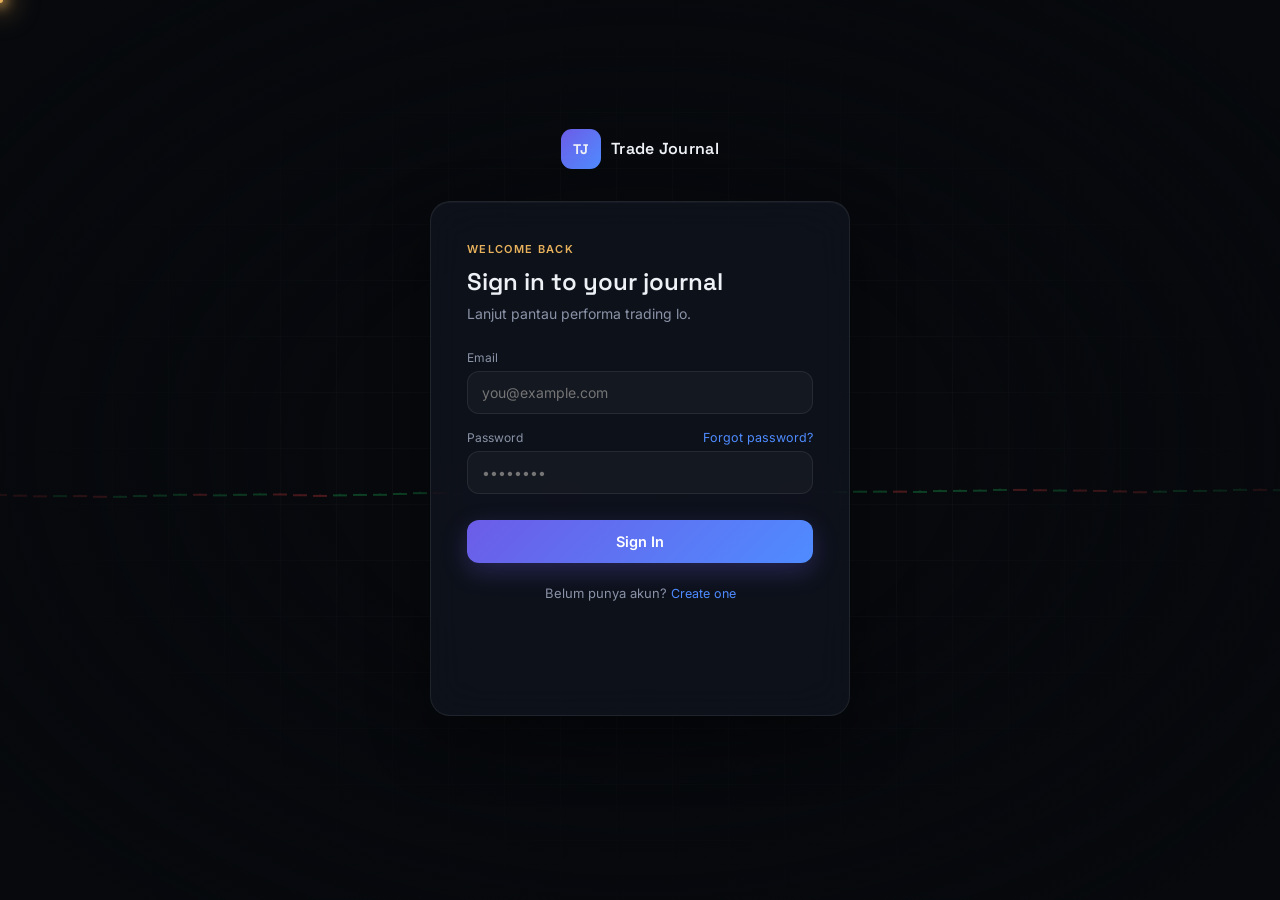
<file: tradejournal/frontend/index.html>
<!DOCTYPE html>
<html lang="id">
<head>
<meta charset="UTF-8">
<meta name="viewport" content="width=device-width, initial-scale=1.0">
<title>Trade Journal</title>
<script>
  document.documentElement.setAttribute("data-theme", localStorage.getItem("theme") || "dark");
</script>
<link rel="preconnect" href="https://fonts.googleapis.com">
<link href="https://fonts.googleapis.com/css2?family=Space+Grotesk:wght@600;700;800&family=Inter:wght@400;500;600&display=swap" rel="stylesheet">
<link rel="stylesheet" href="css/style.css?v=3">
</head>
<body>
<script>
  // Not authenticated → bounce to the dedicated auth page before dashboard paints.
  if (!localStorage.getItem("access_token")) { location.replace("auth.html"); }
</script>

<nav class="sidenav">
  <div class="brand">TJ</div>
  <a href="#" class="nav-item active" data-view="dashboard" title="Dashboard">
    <svg viewBox="0 0 24 24"><rect x="3" y="3" width="7" height="7" rx="1.5"/><rect x="14" y="3" width="7" height="7" rx="1.5"/><rect x="3" y="14" width="7" height="7" rx="1.5"/><rect x="14" y="14" width="7" height="7" rx="1.5"/></svg>
    <span class="nav-label">Dashboard</span>
  </a>
  <a href="#" class="nav-item" data-view="journal" title="Journal">
    <svg viewBox="0 0 24 24"><rect x="4" y="3" width="16" height="18" rx="2"/><line x1="8" y1="8" x2="16" y2="8"/><line x1="8" y1="12" x2="16" y2="12"/><line x1="8" y1="16" x2="12" y2="16"/></svg>
    <span class="nav-label">Journal</span>
  </a>
  <a href="#" class="nav-item" data-view="statistics" title="Statistics">
    <svg viewBox="0 0 24 24"><line x1="4" y1="20" x2="4" y2="10"/><line x1="12" y1="20" x2="12" y2="4"/><line x1="20" y1="20" x2="20" y2="14"/></svg>
    <span class="nav-label">Statistics</span>
  </a>
  <a href="#" class="nav-item" data-view="calendar" title="Calendar">
    <svg viewBox="0 0 24 24"><rect x="3" y="5" width="18" height="16" rx="2"/><line x1="3" y1="10" x2="21" y2="10"/><line x1="8" y1="3" x2="8" y2="7"/><line x1="16" y1="3" x2="16" y2="7"/></svg>
    <span class="nav-label">Calendar</span>
  </a>
</nav>

<main class="app">
  <header class="topbar">
    <h1 id="pageTitle">Trade Journal</h1>
    <div class="topbar-actions">
      <div class="period-select">
        <span id="periodLabel">This Month</span>
      </div>
      <button class="btn-ghost" id="syncAllBtn">Sync All</button>

      <div class="profile-menu" id="profileMenu">
        <button class="avatar" id="profileTrigger" aria-haspopup="true" aria-expanded="false" title="Profile"></button>
        <div class="profile-dropdown" id="profileDropdown" role="menu">
          <div class="profile-dropdown-header">
            <div class="avatar-lg"></div>
            <div>
              <div class="profile-name">Akun kamu</div>
              <div class="profile-sub">Trade Journal</div>
            </div>
          </div>
          <button class="dropdown-item" id="openExchangeModal">
            <svg viewBox="0 0 24 24"><path d="M4 17V7a2 2 0 0 1 2-2h8l6 6v6a2 2 0 0 1-2 2H6a2 2 0 0 1-2-2Z"/><path d="M14 5v6h6"/></svg>
            Connected Exchange
          </button>
          <button class="dropdown-item" data-soon="Subscription">
            <svg viewBox="0 0 24 24"><rect x="3" y="5" width="18" height="14" rx="2"/><line x1="3" y1="10" x2="21" y2="10"/></svg>
            Subscription
          </button>
          <button class="dropdown-item" data-soon="Language">
            <svg viewBox="0 0 24 24"><circle cx="12" cy="12" r="9"/><line x1="3" y1="12" x2="21" y2="12"/><path d="M12 3a14 14 0 0 1 0 18a14 14 0 0 1 0-18Z"/></svg>
            Language
          </button>
          <button class="dropdown-item" id="themeToggle">
            <svg id="themeIcon" viewBox="0 0 24 24"><path d="M20 14.5A8 8 0 1 1 9.5 4a6.5 6.5 0 0 0 10.5 10.5Z"/></svg>
            <span id="themeLabel">Switch to Light Mode</span>
          </button>
          <div class="dropdown-divider"></div>
          <button class="dropdown-item dropdown-item-danger" id="logoutBtn">
            <svg viewBox="0 0 24 24"><path d="M9 21H5a2 2 0 0 1-2-2V5a2 2 0 0 1 2-2h4"/><polyline points="16 17 21 12 16 7"/><line x1="21" y1="12" x2="9" y2="12"/></svg>
            Logout
          </button>
        </div>
      </div>
    </div>
  </header>

  <section id="view-dashboard" class="view active">
    <div class="summary-card">
      <div class="summary-item">
        <div class="summary-icon wallet"></div>
        <div class="summary-label">Balance</div>
        <div class="summary-value" id="statBalance">$0.00</div>
        <div class="summary-sub positive" id="statBalanceDelta"></div>
      </div>
      <div class="summary-item">
        <div class="summary-icon trend"></div>
        <div class="summary-label">Today's PnL</div>
        <div class="summary-value positive" id="statTodayPnl">$0.00</div>
        <div class="summary-sub positive" id="statTodayPnlPct"></div>
      </div>
      <div class="summary-item">
        <div class="summary-icon dollar"></div>
        <div class="summary-label">Total PnL</div>
        <div class="summary-value positive" id="statTotalPnl">$0.00</div>
        <div class="summary-sub positive" id="statTotalPnlPct"></div>
      </div>
    </div>

    <div class="perf-scroll" id="perfCards">
      <!-- populated by dashboard.js: Win Rate, Total Trades, Profit Factor, Avg RR, Expectancy -->
    </div>

    <div class="journal-header">
      <h2>Journal</h2>
      <div class="journal-actions">
        <input type="search" id="journalSearch" placeholder="Search pair...">
        <button class="btn-icon" id="filterBtn" title="Filter">⚙</button>
      </div>
    </div>

    <div class="journal-list" id="journalList">
      <!-- trade cards injected here -->
    </div>
  </section>

  <section id="view-journal" class="view">
    <div class="journal-header">
      <h2>Journal</h2>
      <div class="journal-actions">
        <input type="search" id="journalFullSearch" placeholder="Search pair...">
        <select id="journalFilterExchange">
          <option value="">All Exchanges</option>
          <option value="binance">Binance</option>
          <option value="bybit">Bybit</option>
          <option value="bitget">Bitget</option>
        </select>
        <select id="journalFilterStatus">
          <option value="">All Status</option>
          <option value="win">Win</option>
          <option value="loss">Loss</option>
          <option value="breakeven">Breakeven</option>
          <option value="running">Running</option>
        </select>
      </div>
    </div>
    <div class="journal-list" id="journalFullList"></div>
  </section>

  <section id="view-statistics" class="view">
    <div class="stats-section">
      <h3 class="stats-heading">Overview</h3>
      <div class="stats-grid" id="statsOverviewGrid"></div>
    </div>
    <div class="stats-section">
      <h3 class="stats-heading">Performance</h3>
      <div class="stats-grid-2" id="statsPerformanceGrid"></div>
    </div>
    <div class="stats-section">
      <h3 class="stats-heading">Risk</h3>
      <div class="stats-grid" id="statsRiskGrid"></div>
    </div>
    <div class="stats-section">
      <h3 class="stats-heading">Consistency</h3>
      <div class="stats-grid" id="statsConsistencyGrid"></div>
    </div>
    <div class="stats-section">
      <div class="stats-heading-row">
        <h3 class="stats-heading">History</h3>
        <div class="history-tabs" id="historyTabs">
          <button class="history-tab active" data-granularity="daily">Daily</button>
          <button class="history-tab" data-granularity="weekly">Weekly</button>
          <button class="history-tab" data-granularity="monthly">Monthly</button>
        </div>
      </div>
      <div class="history-bars" id="statsHistoryBars"></div>
    </div>
    <div class="stats-section">
      <h3 class="stats-heading">Notes</h3>
      <div class="notable-grid" id="statsNotableGrid"></div>
    </div>
    <div class="stats-section">
      <h3 class="stats-heading">By Trading Plan</h3>
      <div class="stats-grid-2" id="statsPlanGrid"></div>
    </div>
  </section>

  <section id="view-calendar" class="view">
    <div class="calendar-header">
      <button class="btn-icon" id="calPrevMonth">‹</button>
      <h2 id="calMonthLabel">—</h2>
      <button class="btn-icon" id="calNextMonth">›</button>
    </div>
    <div class="calendar-grid" id="calendarGrid"></div>
    <div class="journal-list" id="calendarDayTrades"></div>
  </section>
</main>

<template id="tradeCardTemplate">
  <article class="trade-card">
    <div class="trade-chart"></div>
    <div class="trade-main">
      <div class="trade-top">
        <span class="badge"></span>
        <span class="pair"></span>
      </div>
      <div class="trade-meta"></div>
      <div class="trade-prices">
        <div><span class="k">Entry</span><span class="entry"></span></div>
        <div><span class="k">Exit</span><span class="exit"></span></div>
        <div><span class="k">Open</span><span class="open"></span></div>
        <div><span class="k">Close</span><span class="close"></span></div>
      </div>
    </div>
    <div class="trade-result">
      <div class="pnl"></div>
      <div class="roi"></div>
      <span class="status-badge"></span>
    </div>
  </article>
</template>

<div class="modal-overlay" id="exchangeModalOverlay">
  <div class="modal">
    <div class="modal-header">
      <h2>Connected Exchange</h2>
      <button class="modal-close" id="exchangeModalClose" aria-label="Close">&times;</button>
    </div>

    <div class="exchange-list" id="exchangeList">
      <p class="placeholder">Loading...</p>
    </div>

    <div class="modal-divider"></div>

    <form id="exchangeForm">
      <h3 class="modal-subheading">Connect New Exchange</h3>
      <div class="field">
        <label for="exchangeSelect">Exchange</label>
        <select id="exchangeSelect">
          <option value="binance">Binance</option>
          <option value="bybit">Bybit</option>
          <option value="bitget">Bitget</option>
        </select>
      </div>
      <div class="field">
        <label for="exchangeLabel">Label</label>
        <input type="text" id="exchangeLabel" value="default" placeholder="default">
      </div>
      <div class="field">
        <label for="exchangeApiKey">API Key <span class="field-hint">(read-only key, not trade-enabled)</span></label>
        <input type="text" id="exchangeApiKey" autocomplete="off" required>
      </div>
      <div class="field">
        <label for="exchangeApiSecret">API Secret</label>
        <input type="password" id="exchangeApiSecret" autocomplete="off" required>
      </div>
      <div class="field" id="passphraseField" style="display:none;">
        <label for="exchangePassphrase">Passphrase <span class="field-hint">(Bitget only)</span></label>
        <input type="password" id="exchangePassphrase" autocomplete="off">
      </div>
      <button type="submit" class="btn-auth" id="exchangeConnectBtn">
        <span class="btn-label">Connect Exchange</span>
        <span class="btn-spinner"></span>
      </button>
      <p class="exchange-error" id="exchangeError"></p>
    </form>
  </div>
</div>

<div class="modal-overlay" id="tradeEditOverlay">
  <div class="modal">
    <div class="modal-header">
      <h2>Trade Detail</h2>
      <button class="modal-close" id="tradeEditClose" aria-label="Close">&times;</button>
    </div>

    <form id="tradeEditForm">
      <div class="field">
        <label for="tradePlanSelect">Trading Plan</label>
        <div class="plan-select-row">
          <select id="tradePlanSelect"><option value="">— No plan —</option></select>
          <button type="button" class="btn-small" id="newPlanBtn">+ New</button>
        </div>
      </div>
      <div class="field tp-sl-row">
        <div>
          <label for="tradePlannedTp">Planned TP</label>
          <input type="number" step="any" id="tradePlannedTp" placeholder="0.00">
        </div>
        <div>
          <label for="tradePlannedSl">Planned SL</label>
          <input type="number" step="any" id="tradePlannedSl" placeholder="0.00">
        </div>
      </div>
      <div class="field">
        <label for="tradeNoteInput">Note</label>
        <input type="text" id="tradeNoteInput" placeholder="Catatan trade ini...">
      </div>
      <button type="submit" class="btn-auth" id="tradeEditSaveBtn">
        <span class="btn-label">Save</span>
        <span class="btn-spinner"></span>
      </button>
      <p class="exchange-error" id="tradeEditError"></p>
    </form>
  </div>
</div>

<script src="js/dashboard.js?v=3"></script>
</body>
</html>
</file>
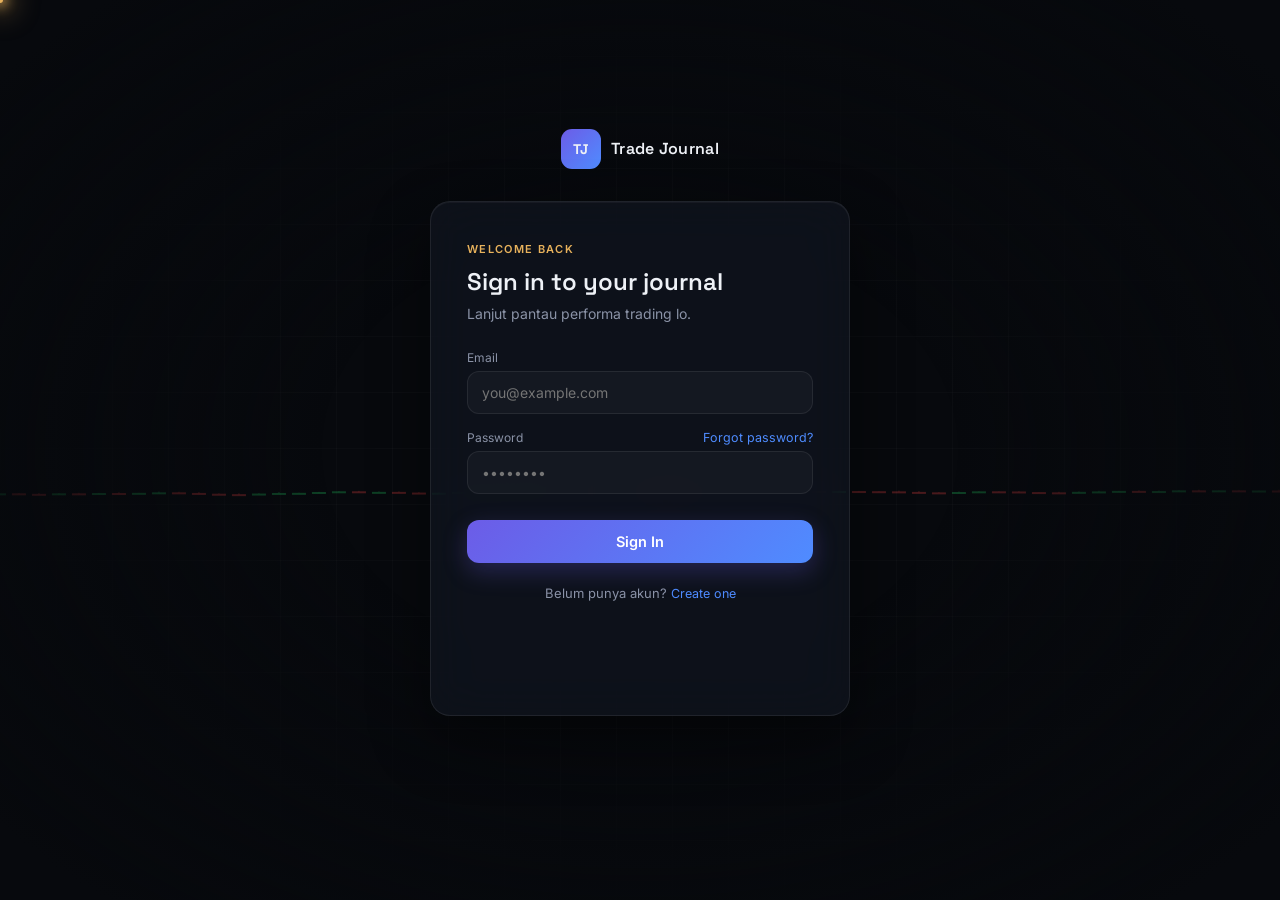
<file: tradejournal/frontend/auth.html>
<!doctype html>
<html lang="id">
  <head>
    <meta charset="UTF-8" />
    <meta name="viewport" content="width=device-width, initial-scale=1.0" />
    <title>Trade Journal — Sign in</title>
    <script>
      // Redirect before paint if already authenticated — no flash of the login screen.
      if (localStorage.getItem("access_token")) {
        location.replace("index.html");
      }
    </script>
    <link rel="preconnect" href="https://fonts.googleapis.com" />
    <link
      href="https://fonts.googleapis.com/css2?family=Space+Grotesk:wght@500;600;700&family=Inter:wght@400;500;600&display=swap"
      rel="stylesheet"
    />
    <link rel="stylesheet" href="css/auth.css" />
  </head>
  <body>
    <canvas id="candleCanvas"></canvas>
    <div class="grid-overlay"></div>
    <div class="vignette"></div>
    <div class="cursor-dot" id="cursorDot"></div>
    <div class="cursor-ring" id="cursorRing"></div>

    <main class="auth-wrapper">
      <div class="brand-mark">
        <span class="brand-glyph">TJ</span>
        <span class="brand-word">Trade Journal</span>
      </div>

      <div class="auth-panel">
        <div class="auth-track" id="authTrack">
          <!-- LOGIN -->
          <section class="auth-slide" id="loginSlide" aria-hidden="false">
            <p class="eyebrow">Welcome back</p>
            <h1>Sign in to your journal</h1>
            <p class="sub">Lanjut pantau performa trading lo.</p>

            <form id="loginForm" novalidate>
              <div class="field">
                <label for="loginEmail">Email</label>
                <input
                  type="email"
                  id="loginEmail"
                  placeholder="you@example.com"
                  autocomplete="email"
                  required
                />
              </div>
              <div class="field">
                <div class="field-row">
                  <label for="loginPassword">Password</label>
                  <a href="#" class="forgot-link" id="forgotLink"
                    >Forgot password?</a
                  >
                </div>
                <input
                  type="password"
                  id="loginPassword"
                  placeholder="••••••••"
                  autocomplete="current-password"
                  required
                />
              </div>

              <button type="submit" class="btn-auth" id="loginBtn">
                <span class="btn-label">Sign In</span>
                <span class="btn-spinner"></span>
              </button>
            </form>

            <p class="switch-line">
              Belum punya akun?
              <a href="#" data-switch="register">Create one</a>
            </p>
          </section>

          <!-- REGISTER -->
          <section class="auth-slide" id="registerSlide" aria-hidden="true">
            <p class="eyebrow">Get started</p>
            <h1>Create your account</h1>
            <p class="sub">Mulai catat & analisa setiap trade lo.</p>

            <form id="registerForm" novalidate>
              <div class="field">
                <label for="registerEmail">Email</label>
                <input
                  type="email"
                  id="registerEmail"
                  placeholder="you@example.com"
                  autocomplete="email"
                  required
                />
              </div>
              <div class="field">
                <label for="registerPassword">Password</label>
                <input
                  type="password"
                  id="registerPassword"
                  placeholder="Min. 8 karakter"
                  autocomplete="new-password"
                  minlength="8"
                  required
                />
              </div>
              <div class="field">
                <label for="registerConfirm">Confirm password</label>
                <input
                  type="password"
                  id="registerConfirm"
                  placeholder="Ulangi password"
                  autocomplete="new-password"
                  minlength="8"
                  required
                />
              </div>

              <button type="submit" class="btn-auth" id="registerBtn">
                <span class="btn-label">Create Account</span>
                <span class="btn-spinner"></span>
              </button>
            </form>

            <p class="switch-line">
              Udah punya akun? <a href="#" data-switch="login">Sign in</a>
            </p>
          </section>
        </div>
      </div>

      <p class="auth-error" id="authError" role="alert"></p>
      <p class="auth-toast" id="authToast" role="status"></p>
    </main>

    <script src="js/auth.js"></script>
  </body>
</html>
</file>
<file: tradejournal/frontend/css/style.css>
:root{
  --bg:#0b0e14;
  --surface:#121722;
  --surface-2:#171e2c;
  --border:#232b3a;
  --text:#eef1f6;
  --text-dim:#8b93a7;
  --accent:#6c5ce7;
  --accent-2:#4f8cff;
  --green:#22c55e;
  --red:#ef4444;
  --amber:#f5a623;
  --radius:16px;
  --radius-sm:10px;
}

html[data-theme="light"]{
  --bg:#f4f5f8;
  --surface:#ffffff;
  --surface-2:#f0f1f5;
  --border:#e2e4ea;
  --text:#14161c;
  --text-dim:#6b7280;
}

html{ transition:color-scheme .2s; }
html[data-theme="light"] body::before{
  background:
    radial-gradient(ellipse 900px 500px at 15% -5%, rgba(108,92,231,.10), transparent 60%),
    radial-gradient(ellipse 700px 500px at 100% 10%, rgba(79,140,255,.07), transparent 55%),
    radial-gradient(ellipse 800px 600px at 50% 120%, rgba(34,197,94,.05), transparent 60%);
}
html[data-theme="light"] body::after{
  opacity:1;
  background-image:
    linear-gradient(rgba(15,18,25,.035) 1px, transparent 1px),
    linear-gradient(90deg, rgba(15,18,25,.035) 1px, transparent 1px);
}

*{box-sizing:border-box;}
body{
  margin:0;
  background:var(--bg);
  color:var(--text);
  font-family:'Inter',-apple-system,BlinkMacSystemFont,sans-serif;
  -webkit-font-smoothing:antialiased;
  min-height:100vh;
  position:relative;
}
svg{width:20px;height:20px;fill:none;stroke:currentColor;stroke-width:1.8;stroke-linecap:round;stroke-linejoin:round;}

h1,h2{ font-family:'Space Grotesk',sans-serif; font-weight:700; }
.summary-value, .perf-card .value, .pair, .trade-result .pnl{ font-family:'Space Grotesk',sans-serif; font-weight:700; }

/* ---- Ambient background — subtle glow + grid texture, echoes the auth page ---- */
body::before{
  content:""; position:fixed; inset:0; z-index:-2; pointer-events:none;
  background:
    radial-gradient(ellipse 900px 500px at 15% -5%, rgba(108,92,231,.16), transparent 60%),
    radial-gradient(ellipse 700px 500px at 100% 10%, rgba(79,140,255,.10), transparent 55%),
    radial-gradient(ellipse 800px 600px at 50% 120%, rgba(34,197,94,.06), transparent 60%);
}
body::after{
  content:""; position:fixed; inset:0; z-index:-1; pointer-events:none; opacity:.5;
  background-image:
    linear-gradient(rgba(255,255,255,.025) 1px, transparent 1px),
    linear-gradient(90deg, rgba(255,255,255,.025) 1px, transparent 1px);
  background-size:48px 48px;
  mask-image:radial-gradient(ellipse 1000px 700px at 30% 0%, black 0%, transparent 70%);
}

/* ---- Sidebar (desktop) / bottom nav (mobile) ---- */
.sidenav{
  position:fixed; left:0; top:0; bottom:0; width:76px; overflow:visible;
  background:var(--surface); border-right:1px solid var(--border);
  display:flex; flex-direction:column; align-items:center; padding:20px 0; gap:8px; z-index:20;
}
.brand{
  width:40px;height:40px;border-radius:12px;
  background:linear-gradient(135deg,var(--accent),var(--accent-2));
  display:flex;align-items:center;justify-content:center;
  font-weight:700;font-size:14px;margin-bottom:24px;
}
.nav-item{
  position:relative;
  width:48px;height:48px;border-radius:var(--radius-sm);
  display:flex;align-items:center;justify-content:center;
  color:var(--text-dim); text-decoration:none;
}
.nav-item.active,.nav-item:hover{ background:var(--surface-2); color:var(--accent-2); }
.nav-item svg{ transition:transform .18s cubic-bezier(.34,1.56,.64,1); }
.nav-item:hover svg{ transform:scale(1.18); }

.nav-label{
  position:absolute; left:calc(100% + 12px); top:50%; transform:translateY(-50%) translateX(-8px);
  background:var(--surface-2); border:1px solid var(--border); color:var(--text);
  padding:6px 12px; border-radius:8px; font-size:12.5px; font-weight:600; white-space:nowrap;
  opacity:0; pointer-events:none; z-index:25;
  box-shadow:0 12px 28px -10px rgba(0,0,0,.5);
  transition:opacity .15s ease, transform .15s ease;
}
.nav-item:hover .nav-label{ opacity:1; transform:translateY(-50%) translateX(0); }
@media (max-width:720px){ .nav-label{ display:none; } }

.app{ margin-left:76px; padding:24px 32px 100px; max-width:1400px; }
@media (min-width:1550px){
  .app{ margin-left:calc(76px + (100vw - 76px - 1400px) / 2); margin-right:calc((100vw - 76px - 1400px) / 2); }
}

.topbar{ display:flex; align-items:center; justify-content:space-between; margin-bottom:24px; }
.topbar h1{ font-size:22px; margin:0; }
.topbar-actions{ display:flex; align-items:center; gap:12px; }
@property --glow-angle{ syntax:'<angle>'; initial-value:0deg; inherits:false; }

.period-select,.btn-ghost{
  position:relative; isolation:isolate; overflow:hidden;
  background:var(--surface-2); border:1px solid var(--border); color:var(--text);
  padding:9px 14px; border-radius:var(--radius-sm); font-size:13px; cursor:pointer;
  transition:color .18s ease, border-color .18s ease, background .18s ease;
}
.period-select::before,.btn-ghost::before{
  content:""; position:absolute; inset:-1px; z-index:-1; border-radius:inherit; padding:1px;
  background:conic-gradient(from var(--glow-angle), transparent 0%, var(--accent) 12%, var(--accent-2) 20%, transparent 32%);
  -webkit-mask:linear-gradient(#fff 0 0) content-box, linear-gradient(#fff 0 0);
  -webkit-mask-composite:xor; mask-composite:exclude;
  animation:glow-spin 3.5s linear infinite;
}
@keyframes glow-spin{ to{ --glow-angle:360deg; } }
.period-select:hover,.btn-ghost:hover{
  background:rgba(108,92,231,.14); border-color:var(--accent-2); color:var(--accent-2);
}
.avatar{
  width:36px;height:36px;border-radius:50%; background:linear-gradient(135deg,var(--accent),var(--accent-2));
  border:1px solid var(--border); cursor:pointer; padding:0; transition:box-shadow .15s ease, transform .15s ease;
}
.avatar:hover{ box-shadow:0 0 0 3px rgba(108,92,231,.22); }
.avatar:active{ transform:scale(.94); }

.profile-menu{ position:relative; }
.profile-dropdown{
  position:absolute; top:calc(100% + 10px); right:0; width:240px; z-index:30;
  background:var(--surface-2); border:1px solid var(--border); border-radius:14px;
  box-shadow:0 20px 45px -12px rgba(0,0,0,.55);
  padding:8px; opacity:0; visibility:hidden; transform:translateY(-6px) scale(.98);
  transition:opacity .16s ease, transform .16s ease, visibility .16s;
}
.profile-dropdown.open{ opacity:1; visibility:visible; transform:translateY(0) scale(1); }
.profile-dropdown-header{ display:flex; align-items:center; gap:10px; padding:10px 8px 12px; }
.avatar-lg{ width:34px;height:34px;border-radius:50%; background:linear-gradient(135deg,var(--accent),var(--accent-2)); flex-shrink:0; }
.profile-name{ font-size:13px; font-weight:600; }
.profile-sub{ font-size:11px; color:var(--text-dim); }
.dropdown-divider{ height:1px; background:var(--border); margin:6px 4px; }
.dropdown-item{
  width:100%; display:flex; align-items:center; gap:10px; text-align:left;
  background:none; border:none; color:var(--text); font-size:13px; font-family:inherit;
  padding:9px 10px; border-radius:9px; cursor:pointer;
}
.dropdown-item svg{ width:16px; height:16px; color:var(--text-dim); flex-shrink:0; }
.dropdown-item:hover{ background:rgba(255,255,255,.05); }
.dropdown-item-danger{ color:var(--red); }
.dropdown-item-danger svg{ color:var(--red); }
.dropdown-item-danger:hover{ background:rgba(239,68,68,.1); }

.view{ display:none; } .view.active{ display:block; }
.placeholder{ color:var(--text-dim); }

/* ---- Summary card ---- */
.summary-card{
  background:linear-gradient(160deg, var(--surface), var(--surface-2));
  border:1px solid var(--border); border-radius:var(--radius);
  display:grid; grid-template-columns:repeat(3,1fr); padding:24px; gap:24px; margin-bottom:20px;
  box-shadow:0 20px 50px -20px rgba(0,0,0,.5), inset 0 1px 0 rgba(255,255,255,.03);
}
.summary-item{ display:flex; flex-direction:column; gap:6px; }
.summary-icon{ width:36px;height:36px;border-radius:10px; margin-bottom:6px; }
.summary-icon.wallet{ background:rgba(108,92,231,.18); }
.summary-icon.trend,.summary-icon.dollar{ background:rgba(34,197,94,.16); }
.summary-label{ color:var(--text-dim); font-size:13px; }
.summary-value{ font-size:26px; font-weight:700; }
.summary-value.positive{ color:var(--green); }
.summary-sub{ font-size:12px; color:var(--text-dim); }
.summary-sub.positive{ color:var(--green); }

/* ---- Performance cards (horizontal scroll) ---- */
.perf-scroll{
  display:flex; gap:14px; overflow-x:auto; padding-bottom:8px; margin-bottom:28px;
  scrollbar-width:none;
}
.perf-scroll::-webkit-scrollbar{ display:none; }
.perf-card{
  flex:0 0 150px; background:var(--surface); border:1px solid var(--border); border-radius:var(--radius);
  padding:16px; transition:transform .18s ease, border-color .18s ease, box-shadow .18s ease;
}
.perf-card:hover{
  transform:translateY(-3px); border-color:rgba(108,92,231,.35);
  box-shadow:0 14px 30px -12px rgba(108,92,231,.28);
}
.perf-card .icon{ width:32px;height:32px;border-radius:9px; margin-bottom:10px; }
.perf-card .label{ color:var(--text-dim); font-size:12px; }
.perf-card .value{ font-size:20px; font-weight:700; margin:4px 0 10px; }
.perf-card svg.spark{ width:100%; height:28px; }

/* ---- Journal ---- */
.journal-header{ display:flex; align-items:center; justify-content:space-between; margin-bottom:14px; }
.journal-header h2{ font-size:18px; margin:0; }
.journal-actions{ display:flex; gap:10px; }
.journal-actions input{
  background:var(--surface-2); border:1px solid var(--border); color:var(--text);
  padding:8px 12px; border-radius:var(--radius-sm); font-size:13px;
}
.btn-icon{ background:var(--surface-2); border:1px solid var(--border); color:var(--text); border-radius:var(--radius-sm); padding:8px 10px; cursor:pointer; }

.journal-list{ display:flex; flex-direction:column; gap:12px; }
.trade-card{
  background:var(--surface); border:1px solid var(--border); border-radius:var(--radius);
  padding:16px; display:grid; grid-template-columns:90px 1fr auto; gap:16px; align-items:center;
  transition:transform .18s ease, border-color .18s ease;
}
.trade-card:hover{ transform:translateX(2px); border-color:rgba(255,255,255,.16); }
.trade-chart{ width:90px; height:60px; border-radius:var(--radius-sm); background:var(--surface-2); }
.trade-top{ display:flex; align-items:center; gap:8px; margin-bottom:4px; }
.badge{ font-size:11px; font-weight:700; padding:2px 8px; border-radius:6px; }
.badge.long{ background:rgba(34,197,94,.16); color:var(--green); }
.badge.short{ background:rgba(239,68,68,.16); color:var(--red); }
.pair{ font-weight:700; font-size:15px; }
.trade-meta{ color:var(--text-dim); font-size:12px; margin-bottom:8px; }
.trade-prices{ display:grid; grid-template-columns:repeat(4,1fr); gap:8px; font-size:13px; }
.trade-prices .k{ display:block; color:var(--text-dim); font-size:11px; }
.trade-result{ text-align:right; display:flex; flex-direction:column; align-items:flex-end; gap:4px; }
.trade-result .pnl{ font-weight:700; font-size:15px; }
.trade-result .pnl.positive{ color:var(--green); }
.trade-result .pnl.negative{ color:var(--red); }
.trade-result .roi{ font-size:12px; }
.trade-result .roi.positive{ color:var(--green); } .trade-result .roi.negative{ color:var(--red); }
.status-badge{ font-size:10px; font-weight:700; padding:3px 8px; border-radius:6px; margin-top:2px; }
.status-badge.win{ background:rgba(34,197,94,.16); color:var(--green); }
.status-badge.loss{ background:rgba(239,68,68,.16); color:var(--red); }
.status-badge.running{ background:rgba(245,166,35,.16); color:var(--amber); }
.status-badge.breakeven{ background:rgba(139,147,167,.16); color:var(--text-dim); }

/* ---- Exchange modal ---- */
.modal-overlay{
  position:fixed; inset:0; z-index:60; display:flex; align-items:center; justify-content:center;
  background:rgba(5,7,11,.6); backdrop-filter:blur(6px); padding:20px;
  opacity:0; visibility:hidden; transition:opacity .2s ease, visibility .2s;
}
.modal-overlay.open{ opacity:1; visibility:visible; }
.modal{
  width:100%; max-width:440px; max-height:88vh; overflow-y:auto;
  background:var(--surface-2); border:1px solid var(--border); border-radius:var(--radius);
  padding:24px; box-shadow:0 30px 70px -20px rgba(0,0,0,.6);
  transform:scale(.9); opacity:0; transition:transform .2s ease, opacity .2s ease;
}
.modal-overlay.open .modal{ transform:scale(1); opacity:1; }
.modal-header{ display:flex; align-items:center; justify-content:space-between; margin-bottom:16px; }
.modal-header h2{ font-size:18px; margin:0; }
.modal-close{
  background:none; border:none; color:var(--text-dim); font-size:22px; line-height:1; cursor:pointer;
  padding:4px 8px; border-radius:8px;
}
.modal-close:hover{ background:var(--surface); color:var(--text); }
.modal-divider{ height:1px; background:var(--border); margin:20px 0; }
.modal-subheading{ font-size:13px; color:var(--text-dim); margin:0 0 14px; text-transform:uppercase; letter-spacing:.04em; }

.exchange-row{
  display:flex; align-items:center; gap:12px; padding:12px; border:1px solid var(--border);
  border-radius:var(--radius-sm); margin-bottom:10px; background:var(--surface);
}
.exchange-row .ex-icon{
  width:36px;height:36px;border-radius:9px; flex-shrink:0; display:flex; align-items:center; justify-content:center;
  background:rgba(108,92,231,.16); font-weight:700; font-size:12px; text-transform:uppercase;
}
.exchange-row .ex-info{ flex:1; min-width:0; }
.exchange-row .ex-name{ font-size:13.5px; font-weight:600; text-transform:capitalize; }
.exchange-row .ex-meta{ font-size:11.5px; color:var(--text-dim); }
.exchange-row .ex-actions{ display:flex; gap:6px; flex-shrink:0; }
.exchange-row .ex-actions button{
  background:var(--surface-2); border:1px solid var(--border); color:var(--text-dim);
  border-radius:8px; padding:6px 10px; font-size:11.5px; cursor:pointer;
}
.exchange-row .ex-actions button:hover{ color:var(--text); border-color:rgba(255,255,255,.2); }
.exchange-row .ex-actions .ex-disconnect:hover{ color:var(--red); border-color:rgba(239,68,68,.4); }
.exchange-status{ font-size:10px; font-weight:700; padding:2px 7px; border-radius:6px; text-transform:uppercase; }
.exchange-status.connected{ background:rgba(34,197,94,.16); color:var(--green); }
.exchange-status.error{ background:rgba(239,68,68,.16); color:var(--red); }

#exchangeForm .field,#tradeEditForm .field{ margin-bottom:14px; }
#exchangeForm label,#tradeEditForm label{ display:block; font-size:12px; color:var(--text-dim); margin-bottom:6px; }
.field-hint{ font-weight:400; opacity:.75; }
#exchangeForm input,#exchangeForm select,#tradeEditForm input,#tradeEditForm select{
  width:100%; background:var(--surface); border:1px solid var(--border); color:var(--text);
  padding:10px 12px; border-radius:var(--radius-sm); font-size:13px; font-family:inherit;
}
#exchangeForm input:focus,#exchangeForm select:focus,#tradeEditForm input:focus,#tradeEditForm select:focus{ outline:none; border-color:var(--accent-2); }
.exchange-error{ color:var(--red); font-size:12.5px; min-height:16px; margin:10px 0 0; }

.btn-auth{
  width:100%; margin-top:6px; padding:12px 0; border:none; border-radius:var(--radius-sm);
  background:linear-gradient(135deg,var(--accent),var(--accent-2)); color:#fff;
  font-size:14px; font-weight:600; font-family:inherit; cursor:pointer; position:relative;
}
.btn-auth:disabled{ opacity:.7; cursor:not-allowed; }
.btn-auth .btn-spinner{
  display:none; position:absolute; right:14px; top:50%; margin-top:-8px;
  width:16px; height:16px; border-radius:50%; border:2px solid rgba(255,255,255,.35); border-top-color:#fff;
  animation:spin .7s linear infinite;
}
.btn-auth.is-loading .btn-spinner{ display:block; }
.btn-auth.is-loading .btn-label{ opacity:.7; }
@keyframes spin{ to{ transform:rotate(360deg); } }

.journal-actions select{
  background:var(--surface-2); border:1px solid var(--border); color:var(--text);
  padding:8px 10px; border-radius:var(--radius-sm); font-size:13px; font-family:inherit; cursor:pointer;
}
.trade-card{ cursor:pointer; }

/* ---- Statistics ---- */
.stats-section{ margin-bottom:32px; }
.stats-heading{ font-size:13px; color:var(--text-dim); text-transform:uppercase; letter-spacing:.05em; margin:0 0 14px; }
.stats-heading-row{ display:flex; align-items:center; justify-content:space-between; margin-bottom:14px; }
.stats-heading-row .stats-heading{ margin:0; }

.stats-grid{ display:grid; grid-template-columns:repeat(auto-fit,minmax(150px,1fr)); gap:14px; }
.stats-grid-2{ display:grid; grid-template-columns:repeat(auto-fit,minmax(220px,1fr)); gap:14px; }
.stat-card{
  background:var(--surface); border:1px solid var(--border); border-radius:var(--radius);
  padding:16px; transition:transform .18s ease, border-color .18s ease;
}
.stat-card:hover{ transform:translateY(-2px); border-color:rgba(108,92,231,.3); }
.stat-card .stat-label{ font-size:12px; color:var(--text-dim); margin-bottom:6px; }
.stat-card .stat-value{ font-family:'Space Grotesk',sans-serif; font-weight:700; font-size:19px; }
.stat-card .stat-value.positive{ color:var(--green); }
.stat-card .stat-value.negative{ color:var(--red); }
.stat-card .stat-sub{ font-size:11.5px; color:var(--text-dim); margin-top:4px; }

.history-tabs{ display:flex; gap:6px; background:var(--surface-2); border:1px solid var(--border); border-radius:var(--radius-sm); padding:4px; }
.history-tab{ background:none; border:none; color:var(--text-dim); font-size:12px; font-weight:600; padding:6px 12px; border-radius:8px; cursor:pointer; }
.history-tab.active{ background:var(--accent); color:#fff; }

.history-bars{
  display:flex; align-items:flex-end; gap:4px; height:140px; background:var(--surface);
  border:1px solid var(--border); border-radius:var(--radius); padding:16px;
}
.history-bar{ flex:1; min-width:4px; border-radius:3px 3px 0 0; position:relative; transition:opacity .15s; cursor:default; }
.history-bar:hover{ opacity:.7; }
.history-bar.positive{ background:var(--green); }
.history-bar.negative{ background:var(--red); }

.notable-grid{ display:grid; grid-template-columns:repeat(auto-fit,minmax(260px,1fr)); gap:14px; }
.notable-card{ background:var(--surface); border:1px solid var(--border); border-radius:var(--radius); padding:16px; }
.notable-card .notable-label{ font-size:12px; color:var(--text-dim); margin-bottom:8px; }
.notable-card .notable-pair{ font-family:'Space Grotesk',sans-serif; font-weight:700; font-size:16px; }
.notable-card .notable-pnl{ font-family:'Space Grotesk',sans-serif; font-weight:700; font-size:20px; margin:4px 0 8px; }
.notable-card .notable-shot{ width:100%; height:110px; border-radius:var(--radius-sm); background:var(--surface-2); background-size:cover; background-position:center; margin-bottom:8px; }
.notable-card .notable-note{ font-size:12.5px; color:var(--text-dim); }

.plan-card{ background:var(--surface); border:1px solid var(--border); border-radius:var(--radius); padding:16px; }
.plan-card .plan-name{ font-family:'Space Grotesk',sans-serif; font-weight:700; font-size:15px; margin-bottom:8px; }
.plan-card .plan-stats{ display:grid; grid-template-columns:repeat(2,1fr); gap:8px; font-size:12px; }
.plan-card .plan-stats .k{ color:var(--text-dim); display:block; font-size:11px; }
.plan-card .plan-stats .v{ font-weight:700; font-size:13.5px; }

/* ---- Calendar ---- */
.calendar-header{ display:flex; align-items:center; justify-content:space-between; margin-bottom:18px; }
.calendar-header h2{ font-size:17px; margin:0; }
.calendar-grid{ display:grid; grid-template-columns:repeat(7,1fr); gap:8px; margin-bottom:24px; }
.cal-dow{ text-align:center; font-size:11px; color:var(--text-dim); padding-bottom:6px; }
.cal-day{
  aspect-ratio:1; border-radius:var(--radius-sm); border:1px solid var(--border); background:var(--surface);
  padding:8px; display:flex; flex-direction:column; justify-content:space-between; cursor:pointer;
  transition:border-color .15s ease, transform .15s ease;
}
.cal-day:hover{ transform:translateY(-2px); border-color:rgba(108,92,231,.4); }
.cal-day.empty{ background:none; border:none; cursor:default; }
.cal-day.empty:hover{ transform:none; }
.cal-day .cal-num{ font-size:12px; color:var(--text-dim); }
.cal-day .cal-pnl{ font-family:'Space Grotesk',sans-serif; font-weight:700; font-size:13px; }
.cal-day .cal-pnl.positive{ color:var(--green); }
.cal-day .cal-pnl.negative{ color:var(--red); }
.cal-day.selected{ border-color:var(--accent-2); box-shadow:0 0 0 2px rgba(79,140,255,.2); }

/* ---- Trade edit modal (plan / TP / SL / note) ---- */
.plan-select-row{ display:flex; gap:8px; }
.plan-select-row select{ flex:1; }
.btn-small{
  background:var(--surface); border:1px solid var(--border); color:var(--text-dim);
  border-radius:var(--radius-sm); padding:0 12px; font-size:12px; cursor:pointer; white-space:nowrap;
}
.btn-small:hover{ color:var(--text); border-color:rgba(255,255,255,.2); }
.tp-sl-row{ display:grid; grid-template-columns:1fr 1fr; gap:10px; }

@media (max-width: 720px){
  .sidenav{
    top:auto; bottom:0; left:0; right:0; width:auto; height:64px;
    flex-direction:row; justify-content:space-around; border-right:none; border-top:1px solid var(--border);
    padding:0;
  }
  .brand{ display:none; }
  .app{ margin-left:0; padding:16px 16px 90px; }
  .summary-card{ grid-template-columns:1fr; gap:16px; }
  .trade-card{ grid-template-columns:70px 1fr; }
  .trade-result{ grid-column:1/-1; flex-direction:row; justify-content:space-between; align-items:center; }
  .trade-prices{ grid-template-columns:repeat(2,1fr); }
}
</file>
<file: tradejournal/frontend/css/auth.css>
:root{
  --bg:#07090d;
  --panel:rgba(18,23,34,.62);
  --panel-border:rgba(255,255,255,.08);
  --text:#eef1f6;
  --text-dim:#8b93a7;
  --accent:#6c5ce7;
  --accent-2:#4f8cff;
  --gold:#e8b25c;
  --green:#22c55e;
  --red:#ef4444;
  --radius:20px;
  --radius-sm:12px;
}

*{ box-sizing:border-box; }
html,body{ height:100%; }
body{
  margin:0;
  background:var(--bg);
  color:var(--text);
  font-family:'Inter',-apple-system,BlinkMacSystemFont,sans-serif;
  -webkit-font-smoothing:antialiased;
  overflow-x:hidden;
  cursor:none; /* replaced by custom cursor below; falls back via @media(hover:none) */
}
h1,h2{ font-family:'Space Grotesk',sans-serif; }

/* ---- Candlestick tape background ---- */
#candleCanvas{
  position:fixed; inset:0; width:100%; height:100%; z-index:0;
  opacity:.34;
}
.grid-overlay{
  position:fixed; inset:0; z-index:1; pointer-events:none;
  background-image:
    linear-gradient(rgba(255,255,255,.035) 1px, transparent 1px),
    linear-gradient(90deg, rgba(255,255,255,.035) 1px, transparent 1px);
  background-size:56px 56px;
  mask-image:radial-gradient(ellipse at center, black 0%, transparent 75%);
}
.vignette{
  position:fixed; inset:0; z-index:1; pointer-events:none;
  background:radial-gradient(ellipse at center, transparent 35%, var(--bg) 92%);
}

/* ---- Custom cursor ---- */
.cursor-dot,.cursor-ring{
  position:fixed; top:0; left:0; pointer-events:none; z-index:100;
  border-radius:50%; transform:translate(-50%,-50%);
  transition:opacity .2s ease;
}
.cursor-dot{
  width:6px; height:6px; background:var(--gold);
  box-shadow:0 0 12px 4px rgba(232,178,92,.7), 0 0 28px 10px rgba(232,178,92,.35);
}
.cursor-ring{
  width:34px; height:34px; border:1px solid rgba(232,178,92,.5);
  box-shadow:0 0 20px 4px rgba(232,178,92,.15);
  transition:width .18s ease, height .18s ease, border-color .18s ease, box-shadow .18s ease, transform .06s linear;
}
.cursor-ring.hover{
  width:52px; height:52px; border-color:var(--accent-2); background:rgba(79,140,255,.1);
  box-shadow:0 0 30px 8px rgba(79,140,255,.35);
}
@media (hover:none){ .cursor-dot,.cursor-ring{ display:none; } body{ cursor:auto; } }

/* ---- Layout ---- */
.auth-wrapper{
  position:relative; z-index:2; min-height:100vh;
  display:flex; flex-direction:column; align-items:center; justify-content:center;
  padding:40px 20px;
}
.brand-mark{ display:flex; align-items:center; gap:10px; margin-bottom:32px; }
.brand-glyph{
  width:40px; height:40px; border-radius:11px; display:flex; align-items:center; justify-content:center;
  background:linear-gradient(135deg,var(--accent),var(--accent-2)); font-family:'Space Grotesk',sans-serif;
  font-weight:700; font-size:14px;
}
.brand-word{ font-family:'Space Grotesk',sans-serif; font-weight:600; letter-spacing:.02em; }

/* ---- Glass panel ---- */
.auth-panel{
  width:100%; max-width:420px; border-radius:var(--radius);
  background:var(--panel); border:1px solid var(--panel-border);
  backdrop-filter:blur(20px) saturate(140%); -webkit-backdrop-filter:blur(20px) saturate(140%);
  box-shadow:0 24px 60px rgba(0,0,0,.45), inset 0 1px 0 rgba(255,255,255,.04);
  overflow:hidden; position:relative;
}
.auth-track{
  display:flex; width:200%;
  transition:transform .5s cubic-bezier(.65,0,.35,1);
}
.auth-track.show-register{ transform:translateX(-50%); }
.auth-slide{ width:50%; padding:40px 36px 34px; flex-shrink:0; }

.eyebrow{
  font-size:11px; letter-spacing:.12em; text-transform:uppercase; color:var(--gold);
  margin:0 0 10px; font-weight:600;
}
.auth-slide h1{ font-size:24px; margin:0 0 8px; font-weight:600; }
.sub{ color:var(--text-dim); font-size:14px; margin:0 0 28px; }

.field{ margin-bottom:16px; }
.field-row{ display:flex; align-items:baseline; justify-content:space-between; }
.field label{ display:block; font-size:12px; color:var(--text-dim); margin-bottom:6px; }
.field input{
  width:100%; background:rgba(255,255,255,.03); border:1px solid var(--panel-border); color:var(--text);
  padding:12px 14px; border-radius:var(--radius-sm); font-size:14px; font-family:inherit;
  transition:border-color .2s ease, background .2s ease, box-shadow .2s ease;
}
.field input:focus{
  outline:none; border-color:var(--accent-2); background:rgba(79,140,255,.06);
  box-shadow:0 0 0 3px rgba(79,140,255,.14);
}
.forgot-link,.switch-line a{ color:var(--accent-2); text-decoration:none; font-size:12.5px; }
.forgot-link:hover,.switch-line a:hover{ text-decoration:underline; }

.btn-auth{
  width:100%; margin-top:10px; padding:13px 0; border:none; border-radius:var(--radius-sm);
  background:linear-gradient(135deg,var(--accent),var(--accent-2)); color:#fff;
  font-size:14.5px; font-weight:600; font-family:inherit; cursor:pointer; position:relative;
  transform:scale(1); transition:transform .15s cubic-bezier(.34,1.56,.64,1), box-shadow .15s ease, opacity .15s ease;
  box-shadow:0 8px 24px rgba(108,92,231,.28);
}
.btn-auth:hover{ box-shadow:0 10px 30px rgba(108,92,231,.4); }
.btn-auth:active,.btn-auth.pressed{ transform:scale(1.045); }
.btn-auth:disabled{ opacity:.75; cursor:not-allowed; }
.btn-auth .btn-spinner{
  display:none; position:absolute; right:16px; top:50%; margin-top:-8px;
  width:16px; height:16px; border-radius:50%; border:2px solid rgba(255,255,255,.35); border-top-color:#fff;
  animation:spin .7s linear infinite;
}
.btn-auth.is-loading .btn-spinner{ display:block; }
.btn-auth.is-loading .btn-label{ opacity:.7; }
@keyframes spin{ to{ transform:rotate(360deg); } }

.switch-line{ text-align:center; margin:22px 0 0; font-size:13px; color:var(--text-dim); }

.auth-error{
  max-width:420px; width:100%; text-align:center; color:var(--red); font-size:13px;
  min-height:18px; margin:16px 0 0;
}
.auth-toast{
  max-width:420px; width:100%; text-align:center; color:var(--gold); font-size:13px;
  min-height:18px; margin:4px 0 0;
}

/* ---- Responsive ---- */
@media (max-width:520px){
  .auth-panel{ max-width:100%; }
  .auth-slide{ padding:32px 22px 28px; }
  .auth-slide h1{ font-size:21px; }
}
</file>
